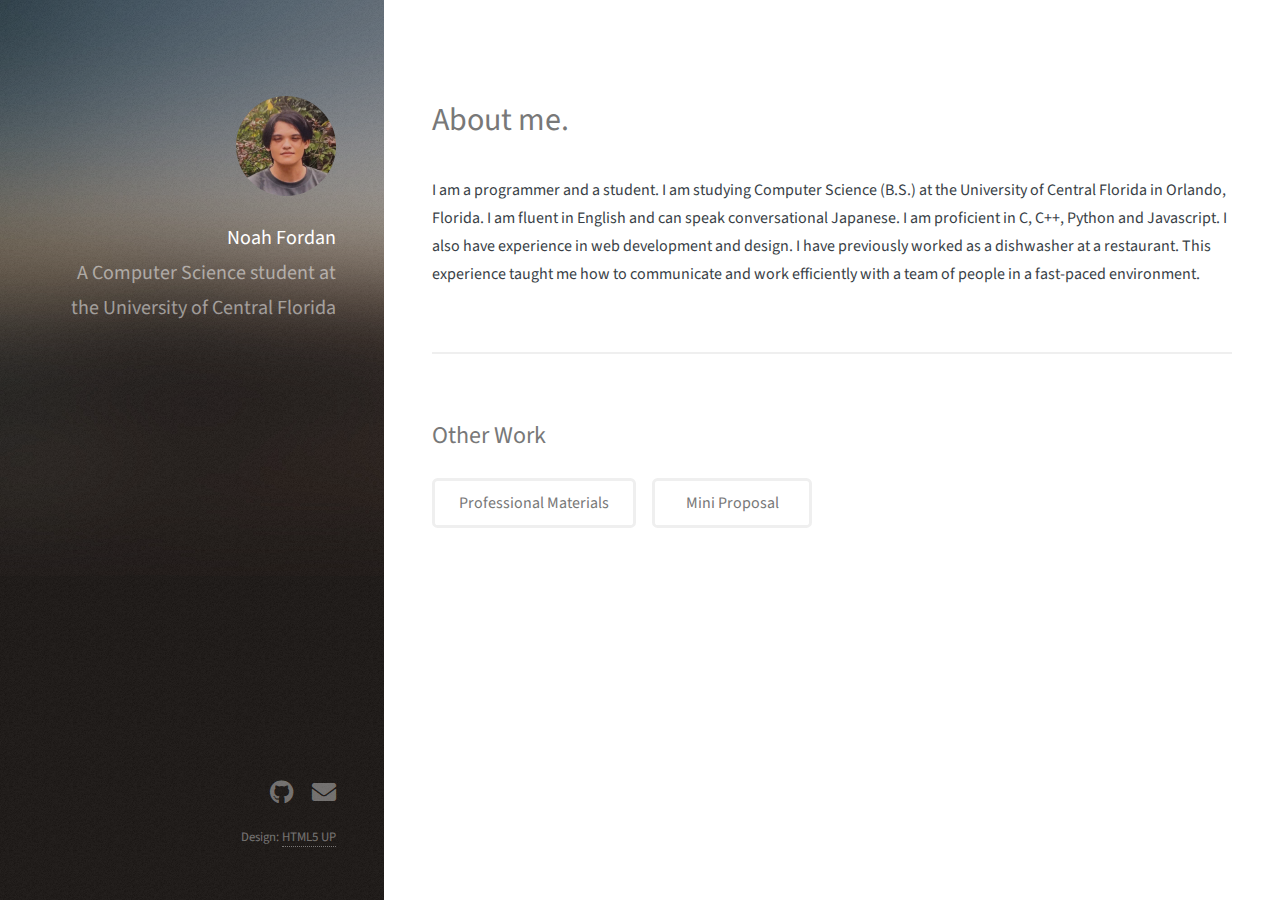
<file: index.html>
<!DOCTYPE HTML>
<!--
	Strata by HTML5 UP
	html5up.net | @ajlkn
	Free for personal and commercial use under the CCA 3.0 license (html5up.net/license)
-->
<html>
	<head>
		<title>Noah Fordan</title>
		<meta charset="utf-8" />
		<meta name="viewport" content="width=device-width, initial-scale=1, user-scalable=no" />
		<link rel="stylesheet" href="assets/css/main.css" />
	</head>
	<body class="is-preload">

		<!-- Header -->
			<header id="header">
				<div class="inner">
					<a href="index.html" class="image avatar"><img src="images/avatar.jpg" alt="" /></a>
					<h1><strong>Noah Fordan</strong><h1>
					A Computer Science student at the University of Central Florida
				</div>
			</header>

		<!-- Main -->
			<div id="main">

				<!-- One -->
					<section id="one">
						<header class="major">
							<h2>About me.</h2>
						</header>
						<p>I am a programmer and a student. I am studying Computer Science (B.S.) at the University of Central Florida in Orlando, Florida. I am fluent in English and can speak conversational Japanese. I am proficient in C, C++, Python and Javascript. I also have experience in web development and design. I have previously worked as a dishwasher at a restaurant. This experience taught me how to communicate and work efficiently with a team of people in a fast-paced environment.</p>
					</section>
					
					
						<section id="two">
						<h2>Other Work</h2>
						<ul class="actions">
							<li><a href="materials.html" class="button">Professional Materials</a></li>
							<li><a href="proposal.html" class="button">Mini Proposal</a></li>
						</ul>



			</div>

		<!-- Footer -->
			<footer id="footer">
				<div class="inner">
					<ul class="icons">
						<li><a href="https://github.com/FordanNoah" class="icon brands fa-github"><span class="label">Github</span></a></li>
						<li><a href="mailto:fordannoah@gmail.com" class="icon solid fa-envelope"><span class="label">Email</span></a></li>
					</ul>
					<ul class="copyright">
						<li>Design: <a href="http://html5up.net">HTML5 UP</a></li>
					</ul>
				</div>
			</footer>

		<!-- Scripts -->
			<script src="assets/js/jquery.min.js"></script>
			<script src="assets/js/jquery.poptrox.min.js"></script>
			<script src="assets/js/browser.min.js"></script>
			<script src="assets/js/breakpoints.min.js"></script>
			<script src="assets/js/util.js"></script>
			<script src="assets/js/main.js"></script>

	</body>
</html>
</file>
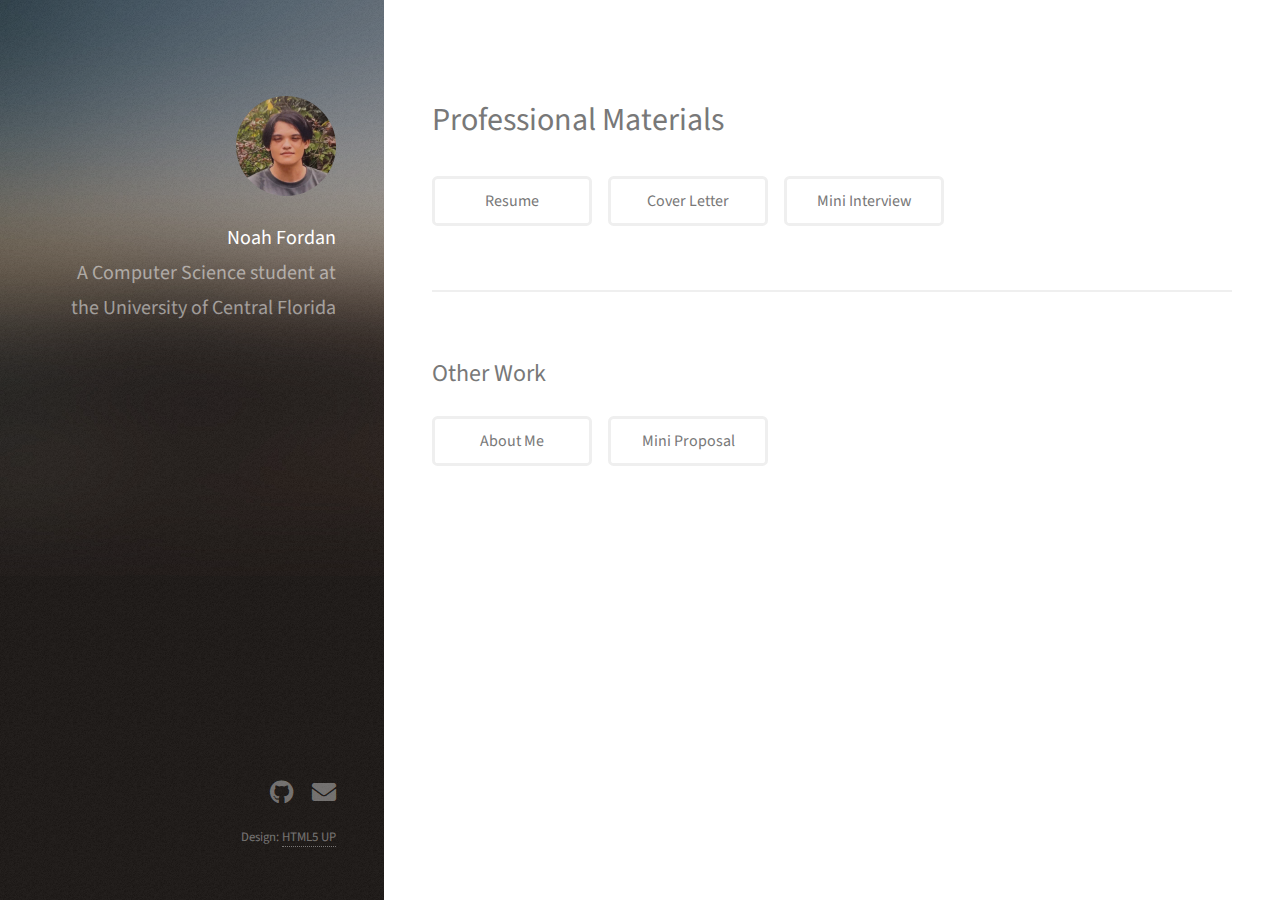
<file: materials.html>
<!DOCTYPE HTML>
<!--
	Strata by HTML5 UP
	html5up.net | @ajlkn
	Free for personal and commercial use under the CCA 3.0 license (html5up.net/license)
-->
<html>
	<head>
		<title>Noah Fordan</title>
		<meta charset="utf-8" />
		<meta name="viewport" content="width=device-width, initial-scale=1, user-scalable=no" />
		<link rel="stylesheet" href="assets/css/main.css" />
	</head>
	<body class="is-preload">

		<!-- Header -->
			<header id="header">
				<div class="inner">
					<a href="index.html" class="image avatar"><img src="images/avatar.jpg" alt="" /></a>
					<h1><strong>Noah Fordan</strong><h1>
					A Computer Science student at the University of Central Florida
				</div>
			</header>

		<!-- Main -->
			<div id="main">

				<!-- One -->
					<section id="one">
						<header class="major">
							<h2>Professional Materials</h2>
						</header>
						<ul class="actions">
							<li><a href="resume.pdf" class="button">Resume</a></li>
							<li><a href="coverletter.pdf" class="button">Cover Letter</a></li>
							<li><a href="interview.mp4" class="button">Mini Interview</a></li>
						</ul>

					</section>
					
					
						<section id="two">
						<h2>Other Work</h2>
						<ul class="actions">
							<li><a href="index.html" class="button">About Me</a></li>
							<li><a href="proposal.html" class="button">Mini Proposal</a></li>
						</ul>



			</div>

		<!-- Footer -->
			<footer id="footer">
				<div class="inner">
					<ul class="icons">
						<li><a href="https://github.com/FordanNoah" class="icon brands fa-github"><span class="label">Github</span></a></li>
						<li><a href="mailto:fordannoah@gmail.com" class="icon solid fa-envelope"><span class="label">Email</span></a></li>
					</ul>
					<ul class="copyright">
						<li>Design: <a href="http://html5up.net">HTML5 UP</a></li>
					</ul>
				</div>
			</footer>

		<!-- Scripts -->
			<script src="assets/js/jquery.min.js"></script>
			<script src="assets/js/jquery.poptrox.min.js"></script>
			<script src="assets/js/browser.min.js"></script>
			<script src="assets/js/breakpoints.min.js"></script>
			<script src="assets/js/util.js"></script>
			<script src="assets/js/main.js"></script>

	</body>
</html>
</file>
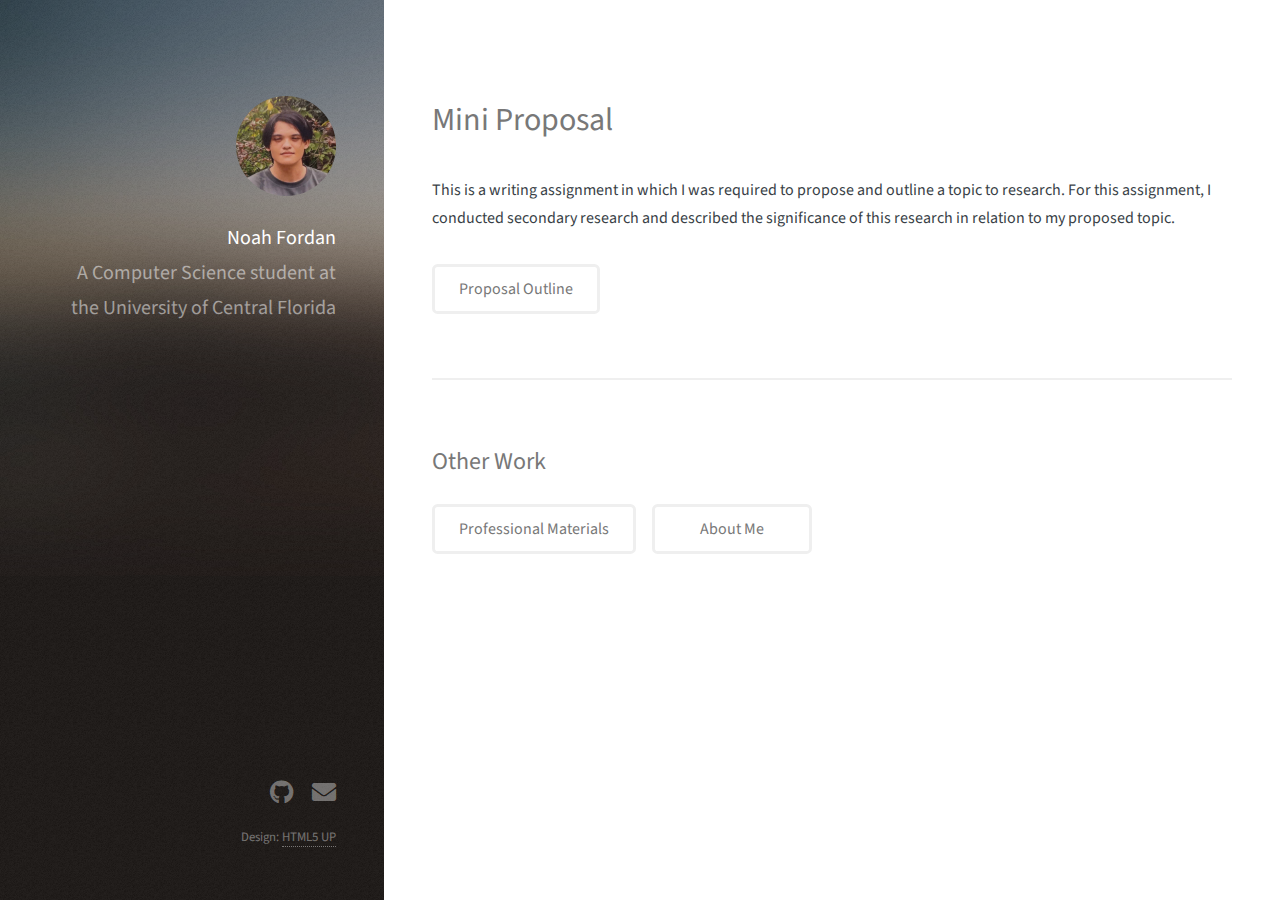
<file: proposal.html>
<!DOCTYPE HTML>
<!--
	Strata by HTML5 UP
	html5up.net | @ajlkn
	Free for personal and commercial use under the CCA 3.0 license (html5up.net/license)
-->
<html>
	<head>
		<title>Noah Fordan</title>
		<meta charset="utf-8" />
		<meta name="viewport" content="width=device-width, initial-scale=1, user-scalable=no" />
		<link rel="stylesheet" href="assets/css/main.css" />
	</head>
	<body class="is-preload">

		<!-- Header -->
			<header id="header">
				<div class="inner">
					<a href="index.html" class="image avatar"><img src="images/avatar.jpg" alt="" /></a>
					<h1><strong>Noah Fordan</strong><h1>
					A Computer Science student at the University of Central Florida
				</div>
			</header>

		<!-- Main -->
			<div id="main">

				<!-- One -->
					<section id="one">
						<header class="major">
							<h2>Mini Proposal</h2>
						</header>
						<p>This is a writing assignment in which I was required to propose and outline a topic to research. For this assignment, I conducted secondary research and described the significance of this research in relation to my proposed topic.</p>
						<ul class="actions">
							<li><a href="proposal.pdf" class="button">Proposal Outline</a></li>
						</ul>
					</section>
					
					
						<section id="two">
						<h2>Other Work</h2>
						<ul class="actions">
							<li><a href="materials.html" class="button">Professional Materials</a></li>
							<li><a href="index.html" class="button">About Me</a></li>
						</ul>



			</div>

		<!-- Footer -->
			<footer id="footer">
				<div class="inner">
					<ul class="icons">
						<li><a href="https://github.com/FordanNoah" class="icon brands fa-github"><span class="label">Github</span></a></li>
						<li><a href="mailto:fordannoah@gmail.com" class="icon solid fa-envelope"><span class="label">Email</span></a></li>
					</ul>
					<ul class="copyright">
						<li>Design: <a href="http://html5up.net">HTML5 UP</a></li>
					</ul>
				</div>
			</footer>

		<!-- Scripts -->
			<script src="assets/js/jquery.min.js"></script>
			<script src="assets/js/jquery.poptrox.min.js"></script>
			<script src="assets/js/browser.min.js"></script>
			<script src="assets/js/breakpoints.min.js"></script>
			<script src="assets/js/util.js"></script>
			<script src="assets/js/main.js"></script>

	</body>
</html>
</file>
<file: assets/css/main.css>
@import url("fontawesome-all.min.css");
@import url("https://fonts.googleapis.com/css?family=Source+Sans+Pro:400,400italic");

/*
	Strata by HTML5 UP
	html5up.net | @ajlkn
	Free for personal and commercial use under the CCA 3.0 license (html5up.net/license)
*/

html, body, div, span, applet, object,
iframe, h1, h2, h3, h4, h5, h6, p, blockquote,
pre, a, abbr, acronym, address, big, cite,
code, del, dfn, em, img, ins, kbd, q, s, samp,
small, strike, strong, sub, sup, tt, var, b,
u, i, center, dl, dt, dd, ol, ul, li, fieldset,
form, label, legend, table, caption, tbody,
tfoot, thead, tr, th, td, article, aside,
canvas, details, embed, figure, figcaption,
footer, header, hgroup, menu, nav, output, ruby,
section, summary, time, mark, audio, video {
	margin: 0;
	padding: 0;
	border: 0;
	font-size: 100%;
	font: inherit;
	vertical-align: baseline;}

article, aside, details, figcaption, figure,
footer, header, hgroup, menu, nav, section {
	display: block;}

body {
	line-height: 1;
}

ol, ul {
	list-style: none;
}

blockquote, q {
	quotes: none;
}

	blockquote:before, blockquote:after, q:before, q:after {
		content: '';
		content: none;
	}

table {
	border-collapse: collapse;
	border-spacing: 0;
}

body {
	-webkit-text-size-adjust: none;
}

mark {
	background-color: transparent;
	color: inherit;
}

input::-moz-focus-inner {
	border: 0;
	padding: 0;
}

input, select, textarea {
	-moz-appearance: none;
	-webkit-appearance: none;
	-ms-appearance: none;
	appearance: none;
}

/* Basic */

	html {
		box-sizing: border-box;
	}

	*, *:before, *:after {
		box-sizing: inherit;
	}

	body {
		background: #fff;
	}

		body.is-preload *, body.is-preload *:before, body.is-preload *:after {
			-moz-animation: none !important;
			-webkit-animation: none !important;
			-ms-animation: none !important;
			animation: none !important;
			-moz-transition: none !important;
			-webkit-transition: none !important;
			-ms-transition: none !important;
			transition: none !important;
		}

	body, input, select, textarea {
		color: #a2a2a2;
		font-family: "Source Sans Pro", Helvetica, sans-serif;
		font-size: 16pt;
		font-weight: 400;
		line-height: 1.75em;
	}

	a {
		-moz-transition: color 0.2s ease-in-out, border-color 0.2s ease-in-out;
		-webkit-transition: color 0.2s ease-in-out, border-color 0.2s ease-in-out;
		-ms-transition: color 0.2s ease-in-out, border-color 0.2s ease-in-out;
		transition: color 0.2s ease-in-out, border-color 0.2s ease-in-out;
		border-bottom: dotted 1px;
		color: #49bf9d;
		text-decoration: none;
	}

		a:hover {
			border-bottom-color: transparent;
			color: #49bf9d !important;
			text-decoration: none;
		}

	strong, b {
		color: #787878;
		font-weight: 400;
	}

	em, i {
		font-style: italic;
	}

	p {
		margin: 0 0 2em 0;
		color:#393f47;
	}

	h1, h2, h3, h4, h5, h6 {
		color: #787878;
		font-weight: 400;
		line-height: 1em;
		margin: 0 0 1em 0;
	}

		h1 a, h2 a, h3 a, h4 a, h5 a, h6 a {
			color: inherit;
			text-decoration: none;
		}

	h1 {
		font-size: 2em;
		line-height: 1.5em;
	}

	h2 {
		font-size: 1.5em;
		line-height: 1.5em;
	}

	h3 {
		font-size: 1.25em;
		line-height: 1.5em;
	}

	h4 {
		font-size: 1.1em;
		line-height: 1.5em;
	}

	h5 {
		font-size: 0.9em;
		line-height: 1.5em;
	}

	h6 {
		font-size: 0.7em;
		line-height: 1.5em;
	}

	sub {
		font-size: 0.8em;
		position: relative;
		top: 0.5em;
	}

	sup {
		font-size: 0.8em;
		position: relative;
		top: -0.5em;
	}

	hr {
		border: 0;
		border-bottom: solid 2px #efefef;
		margin: 2em 0;
	}

		hr.major {
			margin: 3em 0;
		}

	blockquote {
		border-left: solid 6px #efefef;
		font-style: italic;
		margin: 0 0 2em 0;
		padding: 0.5em 0 0.5em 1.5em;
	}

	code {
		background: #f7f7f7;
		border-radius: 0.35em;
		border: solid 2px #efefef;
		font-family: "Courier New", monospace;
		font-size: 0.9em;
		margin: 0 0.25em;
		padding: 0.25em 0.65em;
	}

	pre {
		-webkit-overflow-scrolling: touch;
		font-family: "Courier New", monospace;
		font-size: 0.9em;
		margin: 0 0 2em 0;
	}

		pre code {
			display: block;
			line-height: 1.75em;
			padding: 1em 1.5em;
			overflow-x: auto;
		}

	.align-left {
		text-align: left;
	}

	.align-center {
		text-align: center;
	}

	.align-right {
		text-align: right;
	}

/* Container */

	.container {
		margin: 0 auto;
		max-width: calc(100% - 4em);
		width: 100%;
	}

		.container.xsmall {
			width: 25%;
		}

		.container.small {
			width: 50%;
		}

		.container.medium {
			width: 75%;
		}

		.container.large {
			width: 125%;
		}

		.container.xlarge {
			width: 150%;
		}

		.container.max {
			width: 100%;
		}

		@media screen and (max-width: 980px) {

			.container {
				width: 100% !important;
				max-width: 100% !important;
			}

		}

		@media screen and (max-width: 480px) {

			.container {
				max-width: calc(100% - 3em);
			}

		}

/* Row */

	.row {
		display: flex;
		flex-wrap: wrap;
		box-sizing: border-box;
		align-items: stretch;
	}

		.row > * {
			box-sizing: border-box;
		}

		.row.gtr-uniform > * > :last-child {
			margin-bottom: 0;
		}

		.row.aln-left {
			justify-content: flex-start;
		}

		.row.aln-center {
			justify-content: center;
		}

		.row.aln-right {
			justify-content: flex-end;
		}

		.row.aln-top {
			align-items: flex-start;
		}

		.row.aln-middle {
			align-items: center;
		}

		.row.aln-bottom {
			align-items: flex-end;
		}

		.row > .imp {
			order: -1;
		}

		.row > .col-1 {
			width: 8.33333%;
		}

		.row > .off-1 {
			margin-left: 8.33333%;
		}

		.row > .col-2 {
			width: 16.66667%;
		}

		.row > .off-2 {
			margin-left: 16.66667%;
		}

		.row > .col-3 {
			width: 25%;
		}

		.row > .off-3 {
			margin-left: 25%;
		}

		.row > .col-4 {
			width: 33.33333%;
		}

		.row > .off-4 {
			margin-left: 33.33333%;
		}

		.row > .col-5 {
			width: 41.66667%;
		}

		.row > .off-5 {
			margin-left: 41.66667%;
		}

		.row > .col-6 {
			width: 50%;
		}

		.row > .off-6 {
			margin-left: 50%;
		}

		.row > .col-7 {
			width: 58.33333%;
		}

		.row > .off-7 {
			margin-left: 58.33333%;
		}

		.row > .col-8 {
			width: 66.66667%;
		}

		.row > .off-8 {
			margin-left: 66.66667%;
		}

		.row > .col-9 {
			width: 75%;
		}

		.row > .off-9 {
			margin-left: 75%;
		}

		.row > .col-10 {
			width: 83.33333%;
		}

		.row > .off-10 {
			margin-left: 83.33333%;
		}

		.row > .col-11 {
			width: 91.66667%;
		}

		.row > .off-11 {
			margin-left: 91.66667%;
		}

		.row > .col-12 {
			width: 100%;
		}

		.row > .off-12 {
			margin-left: 100%;
		}

		.row.gtr-0 {
			margin-top: 0;
			margin-left: 0em;
		}

			.row.gtr-0 > * {
				padding: 0 0 0 0em;
			}

			.row.gtr-0.gtr-uniform {
				margin-top: 0em;
			}

				.row.gtr-0.gtr-uniform > * {
					padding-top: 0em;
				}

		.row.gtr-25 {
			margin-top: 0;
			margin-left: -0.625em;
		}

			.row.gtr-25 > * {
				padding: 0 0 0 0.625em;
			}

			.row.gtr-25.gtr-uniform {
				margin-top: -0.625em;
			}

				.row.gtr-25.gtr-uniform > * {
					padding-top: 0.625em;
				}

		.row.gtr-50 {
			margin-top: 0;
			margin-left: -1.25em;
		}

			.row.gtr-50 > * {
				padding: 0 0 0 1.25em;
			}

			.row.gtr-50.gtr-uniform {
				margin-top: -1.25em;
			}

				.row.gtr-50.gtr-uniform > * {
					padding-top: 1.25em;
				}

		.row {
			margin-top: 0;
			margin-left: -2.5em;
		}

			.row > * {
				padding: 0 0 0 2.5em;
			}

			.row.gtr-uniform {
				margin-top: -2.5em;
			}

				.row.gtr-uniform > * {
					padding-top: 2.5em;
				}

		.row.gtr-150 {
			margin-top: 0;
			margin-left: -3.75em;
		}

			.row.gtr-150 > * {
				padding: 0 0 0 3.75em;
			}

			.row.gtr-150.gtr-uniform {
				margin-top: -3.75em;
			}

				.row.gtr-150.gtr-uniform > * {
					padding-top: 3.75em;
				}

		.row.gtr-200 {
			margin-top: 0;
			margin-left: -5em;
		}

			.row.gtr-200 > * {
				padding: 0 0 0 5em;
			}

			.row.gtr-200.gtr-uniform {
				margin-top: -5em;
			}

				.row.gtr-200.gtr-uniform > * {
					padding-top: 5em;
				}

		@media screen and (max-width: 1800px) {

			.row {
				display: flex;
				flex-wrap: wrap;
				box-sizing: border-box;
				align-items: stretch;
			}

				.row > * {
					box-sizing: border-box;
				}

				.row.gtr-uniform > * > :last-child {
					margin-bottom: 0;
				}

				.row.aln-left {
					justify-content: flex-start;
				}

				.row.aln-center {
					justify-content: center;
				}

				.row.aln-right {
					justify-content: flex-end;
				}

				.row.aln-top {
					align-items: flex-start;
				}

				.row.aln-middle {
					align-items: center;
				}

				.row.aln-bottom {
					align-items: flex-end;
				}

				.row > .imp-xlarge {
					order: -1;
				}

				.row > .col-1-xlarge {
					width: 8.33333%;
				}

				.row > .off-1-xlarge {
					margin-left: 8.33333%;
				}

				.row > .col-2-xlarge {
					width: 16.66667%;
				}

				.row > .off-2-xlarge {
					margin-left: 16.66667%;
				}

				.row > .col-3-xlarge {
					width: 25%;
				}

				.row > .off-3-xlarge {
					margin-left: 25%;
				}

				.row > .col-4-xlarge {
					width: 33.33333%;
				}

				.row > .off-4-xlarge {
					margin-left: 33.33333%;
				}

				.row > .col-5-xlarge {
					width: 41.66667%;
				}

				.row > .off-5-xlarge {
					margin-left: 41.66667%;
				}

				.row > .col-6-xlarge {
					width: 50%;
				}

				.row > .off-6-xlarge {
					margin-left: 50%;
				}

				.row > .col-7-xlarge {
					width: 58.33333%;
				}

				.row > .off-7-xlarge {
					margin-left: 58.33333%;
				}

				.row > .col-8-xlarge {
					width: 66.66667%;
				}

				.row > .off-8-xlarge {
					margin-left: 66.66667%;
				}

				.row > .col-9-xlarge {
					width: 75%;
				}

				.row > .off-9-xlarge {
					margin-left: 75%;
				}

				.row > .col-10-xlarge {
					width: 83.33333%;
				}

				.row > .off-10-xlarge {
					margin-left: 83.33333%;
				}

				.row > .col-11-xlarge {
					width: 91.66667%;
				}

				.row > .off-11-xlarge {
					margin-left: 91.66667%;
				}

				.row > .col-12-xlarge {
					width: 100%;
				}

				.row > .off-12-xlarge {
					margin-left: 100%;
				}

				.row.gtr-0 {
					margin-top: 0;
					margin-left: 0em;
				}

					.row.gtr-0 > * {
						padding: 0 0 0 0em;
					}

					.row.gtr-0.gtr-uniform {
						margin-top: 0em;
					}

						.row.gtr-0.gtr-uniform > * {
							padding-top: 0em;
						}

				.row.gtr-25 {
					margin-top: 0;
					margin-left: -0.625em;
				}

					.row.gtr-25 > * {
						padding: 0 0 0 0.625em;
					}

					.row.gtr-25.gtr-uniform {
						margin-top: -0.625em;
					}

						.row.gtr-25.gtr-uniform > * {
							padding-top: 0.625em;
						}

				.row.gtr-50 {
					margin-top: 0;
					margin-left: -1.25em;
				}

					.row.gtr-50 > * {
						padding: 0 0 0 1.25em;
					}

					.row.gtr-50.gtr-uniform {
						margin-top: -1.25em;
					}

						.row.gtr-50.gtr-uniform > * {
							padding-top: 1.25em;
						}

				.row {
					margin-top: 0;
					margin-left: -2.5em;
				}

					.row > * {
						padding: 0 0 0 2.5em;
					}

					.row.gtr-uniform {
						margin-top: -2.5em;
					}

						.row.gtr-uniform > * {
							padding-top: 2.5em;
						}

				.row.gtr-150 {
					margin-top: 0;
					margin-left: -3.75em;
				}

					.row.gtr-150 > * {
						padding: 0 0 0 3.75em;
					}

					.row.gtr-150.gtr-uniform {
						margin-top: -3.75em;
					}

						.row.gtr-150.gtr-uniform > * {
							padding-top: 3.75em;
						}

				.row.gtr-200 {
					margin-top: 0;
					margin-left: -5em;
				}

					.row.gtr-200 > * {
						padding: 0 0 0 5em;
					}

					.row.gtr-200.gtr-uniform {
						margin-top: -5em;
					}

						.row.gtr-200.gtr-uniform > * {
							padding-top: 5em;
						}

		}

		@media screen and (max-width: 1280px) {

			.row {
				display: flex;
				flex-wrap: wrap;
				box-sizing: border-box;
				align-items: stretch;
			}

				.row > * {
					box-sizing: border-box;
				}

				.row.gtr-uniform > * > :last-child {
					margin-bottom: 0;
				}

				.row.aln-left {
					justify-content: flex-start;
				}

				.row.aln-center {
					justify-content: center;
				}

				.row.aln-right {
					justify-content: flex-end;
				}

				.row.aln-top {
					align-items: flex-start;
				}

				.row.aln-middle {
					align-items: center;
				}

				.row.aln-bottom {
					align-items: flex-end;
				}

				.row > .imp-large {
					order: -1;
				}

				.row > .col-1-large {
					width: 8.33333%;
				}

				.row > .off-1-large {
					margin-left: 8.33333%;
				}

				.row > .col-2-large {
					width: 16.66667%;
				}

				.row > .off-2-large {
					margin-left: 16.66667%;
				}

				.row > .col-3-large {
					width: 25%;
				}

				.row > .off-3-large {
					margin-left: 25%;
				}

				.row > .col-4-large {
					width: 33.33333%;
				}

				.row > .off-4-large {
					margin-left: 33.33333%;
				}

				.row > .col-5-large {
					width: 41.66667%;
				}

				.row > .off-5-large {
					margin-left: 41.66667%;
				}

				.row > .col-6-large {
					width: 50%;
				}

				.row > .off-6-large {
					margin-left: 50%;
				}

				.row > .col-7-large {
					width: 58.33333%;
				}

				.row > .off-7-large {
					margin-left: 58.33333%;
				}

				.row > .col-8-large {
					width: 66.66667%;
				}

				.row > .off-8-large {
					margin-left: 66.66667%;
				}

				.row > .col-9-large {
					width: 75%;
				}

				.row > .off-9-large {
					margin-left: 75%;
				}

				.row > .col-10-large {
					width: 83.33333%;
				}

				.row > .off-10-large {
					margin-left: 83.33333%;
				}

				.row > .col-11-large {
					width: 91.66667%;
				}

				.row > .off-11-large {
					margin-left: 91.66667%;
				}

				.row > .col-12-large {
					width: 100%;
				}

				.row > .off-12-large {
					margin-left: 100%;
				}

				.row.gtr-0 {
					margin-top: 0;
					margin-left: 0em;
				}

					.row.gtr-0 > * {
						padding: 0 0 0 0em;
					}

					.row.gtr-0.gtr-uniform {
						margin-top: 0em;
					}

						.row.gtr-0.gtr-uniform > * {
							padding-top: 0em;
						}

				.row.gtr-25 {
					margin-top: 0;
					margin-left: -0.5em;
				}

					.row.gtr-25 > * {
						padding: 0 0 0 0.5em;
					}

					.row.gtr-25.gtr-uniform {
						margin-top: -0.5em;
					}

						.row.gtr-25.gtr-uniform > * {
							padding-top: 0.5em;
						}

				.row.gtr-50 {
					margin-top: 0;
					margin-left: -1em;
				}

					.row.gtr-50 > * {
						padding: 0 0 0 1em;
					}

					.row.gtr-50.gtr-uniform {
						margin-top: -1em;
					}

						.row.gtr-50.gtr-uniform > * {
							padding-top: 1em;
						}

				.row {
					margin-top: 0;
					margin-left: -2em;
				}

					.row > * {
						padding: 0 0 0 2em;
					}

					.row.gtr-uniform {
						margin-top: -2em;
					}

						.row.gtr-uniform > * {
							padding-top: 2em;
						}

				.row.gtr-150 {
					margin-top: 0;
					margin-left: -3em;
				}

					.row.gtr-150 > * {
						padding: 0 0 0 3em;
					}

					.row.gtr-150.gtr-uniform {
						margin-top: -3em;
					}

						.row.gtr-150.gtr-uniform > * {
							padding-top: 3em;
						}

				.row.gtr-200 {
					margin-top: 0;
					margin-left: -4em;
				}

					.row.gtr-200 > * {
						padding: 0 0 0 4em;
					}

					.row.gtr-200.gtr-uniform {
						margin-top: -4em;
					}

						.row.gtr-200.gtr-uniform > * {
							padding-top: 4em;
						}

		}

		@media screen and (max-width: 980px) {

			.row {
				display: flex;
				flex-wrap: wrap;
				box-sizing: border-box;
				align-items: stretch;
			}

				.row > * {
					box-sizing: border-box;
				}

				.row.gtr-uniform > * > :last-child {
					margin-bottom: 0;
				}

				.row.aln-left {
					justify-content: flex-start;
				}

				.row.aln-center {
					justify-content: center;
				}

				.row.aln-right {
					justify-content: flex-end;
				}

				.row.aln-top {
					align-items: flex-start;
				}

				.row.aln-middle {
					align-items: center;
				}

				.row.aln-bottom {
					align-items: flex-end;
				}

				.row > .imp-medium {
					order: -1;
				}

				.row > .col-1-medium {
					width: 8.33333%;
				}

				.row > .off-1-medium {
					margin-left: 8.33333%;
				}

				.row > .col-2-medium {
					width: 16.66667%;
				}

				.row > .off-2-medium {
					margin-left: 16.66667%;
				}

				.row > .col-3-medium {
					width: 25%;
				}

				.row > .off-3-medium {
					margin-left: 25%;
				}

				.row > .col-4-medium {
					width: 33.33333%;
				}

				.row > .off-4-medium {
					margin-left: 33.33333%;
				}

				.row > .col-5-medium {
					width: 41.66667%;
				}

				.row > .off-5-medium {
					margin-left: 41.66667%;
				}

				.row > .col-6-medium {
					width: 50%;
				}

				.row > .off-6-medium {
					margin-left: 50%;
				}

				.row > .col-7-medium {
					width: 58.33333%;
				}

				.row > .off-7-medium {
					margin-left: 58.33333%;
				}

				.row > .col-8-medium {
					width: 66.66667%;
				}

				.row > .off-8-medium {
					margin-left: 66.66667%;
				}

				.row > .col-9-medium {
					width: 75%;
				}

				.row > .off-9-medium {
					margin-left: 75%;
				}

				.row > .col-10-medium {
					width: 83.33333%;
				}

				.row > .off-10-medium {
					margin-left: 83.33333%;
				}

				.row > .col-11-medium {
					width: 91.66667%;
				}

				.row > .off-11-medium {
					margin-left: 91.66667%;
				}

				.row > .col-12-medium {
					width: 100%;
				}

				.row > .off-12-medium {
					margin-left: 100%;
				}

				.row.gtr-0 {
					margin-top: 0;
					margin-left: 0em;
				}

					.row.gtr-0 > * {
						padding: 0 0 0 0em;
					}

					.row.gtr-0.gtr-uniform {
						margin-top: 0em;
					}

						.row.gtr-0.gtr-uniform > * {
							padding-top: 0em;
						}

				.row.gtr-25 {
					margin-top: 0;
					margin-left: -0.5em;
				}

					.row.gtr-25 > * {
						padding: 0 0 0 0.5em;
					}

					.row.gtr-25.gtr-uniform {
						margin-top: -0.5em;
					}

						.row.gtr-25.gtr-uniform > * {
							padding-top: 0.5em;
						}

				.row.gtr-50 {
					margin-top: 0;
					margin-left: -1em;
				}

					.row.gtr-50 > * {
						padding: 0 0 0 1em;
					}

					.row.gtr-50.gtr-uniform {
						margin-top: -1em;
					}

						.row.gtr-50.gtr-uniform > * {
							padding-top: 1em;
						}

				.row {
					margin-top: 0;
					margin-left: -2em;
				}

					.row > * {
						padding: 0 0 0 2em;
					}

					.row.gtr-uniform {
						margin-top: -2em;
					}

						.row.gtr-uniform > * {
							padding-top: 2em;
						}

				.row.gtr-150 {
					margin-top: 0;
					margin-left: -3em;
				}

					.row.gtr-150 > * {
						padding: 0 0 0 3em;
					}

					.row.gtr-150.gtr-uniform {
						margin-top: -3em;
					}

						.row.gtr-150.gtr-uniform > * {
							padding-top: 3em;
						}

				.row.gtr-200 {
					margin-top: 0;
					margin-left: -4em;
				}

					.row.gtr-200 > * {
						padding: 0 0 0 4em;
					}

					.row.gtr-200.gtr-uniform {
						margin-top: -4em;
					}

						.row.gtr-200.gtr-uniform > * {
							padding-top: 4em;
						}

		}

		@media screen and (max-width: 736px) {

			.row {
				display: flex;
				flex-wrap: wrap;
				box-sizing: border-box;
				align-items: stretch;
			}

				.row > * {
					box-sizing: border-box;
				}

				.row.gtr-uniform > * > :last-child {
					margin-bottom: 0;
				}

				.row.aln-left {
					justify-content: flex-start;
				}

				.row.aln-center {
					justify-content: center;
				}

				.row.aln-right {
					justify-content: flex-end;
				}

				.row.aln-top {
					align-items: flex-start;
				}

				.row.aln-middle {
					align-items: center;
				}

				.row.aln-bottom {
					align-items: flex-end;
				}

				.row > .imp-small {
					order: -1;
				}

				.row > .col-1-small {
					width: 8.33333%;
				}

				.row > .off-1-small {
					margin-left: 8.33333%;
				}

				.row > .col-2-small {
					width: 16.66667%;
				}

				.row > .off-2-small {
					margin-left: 16.66667%;
				}

				.row > .col-3-small {
					width: 25%;
				}

				.row > .off-3-small {
					margin-left: 25%;
				}

				.row > .col-4-small {
					width: 33.33333%;
				}

				.row > .off-4-small {
					margin-left: 33.33333%;
				}

				.row > .col-5-small {
					width: 41.66667%;
				}

				.row > .off-5-small {
					margin-left: 41.66667%;
				}

				.row > .col-6-small {
					width: 50%;
				}

				.row > .off-6-small {
					margin-left: 50%;
				}

				.row > .col-7-small {
					width: 58.33333%;
				}

				.row > .off-7-small {
					margin-left: 58.33333%;
				}

				.row > .col-8-small {
					width: 66.66667%;
				}

				.row > .off-8-small {
					margin-left: 66.66667%;
				}

				.row > .col-9-small {
					width: 75%;
				}

				.row > .off-9-small {
					margin-left: 75%;
				}

				.row > .col-10-small {
					width: 83.33333%;
				}

				.row > .off-10-small {
					margin-left: 83.33333%;
				}

				.row > .col-11-small {
					width: 91.66667%;
				}

				.row > .off-11-small {
					margin-left: 91.66667%;
				}

				.row > .col-12-small {
					width: 100%;
				}

				.row > .off-12-small {
					margin-left: 100%;
				}

				.row.gtr-0 {
					margin-top: 0;
					margin-left: 0em;
				}

					.row.gtr-0 > * {
						padding: 0 0 0 0em;
					}

					.row.gtr-0.gtr-uniform {
						margin-top: 0em;
					}

						.row.gtr-0.gtr-uniform > * {
							padding-top: 0em;
						}

				.row.gtr-25 {
					margin-top: 0;
					margin-left: -0.375em;
				}

					.row.gtr-25 > * {
						padding: 0 0 0 0.375em;
					}

					.row.gtr-25.gtr-uniform {
						margin-top: -0.375em;
					}

						.row.gtr-25.gtr-uniform > * {
							padding-top: 0.375em;
						}

				.row.gtr-50 {
					margin-top: 0;
					margin-left: -0.75em;
				}

					.row.gtr-50 > * {
						padding: 0 0 0 0.75em;
					}

					.row.gtr-50.gtr-uniform {
						margin-top: -0.75em;
					}

						.row.gtr-50.gtr-uniform > * {
							padding-top: 0.75em;
						}

				.row {
					margin-top: 0;
					margin-left: -1.5em;
				}

					.row > * {
						padding: 0 0 0 1.5em;
					}

					.row.gtr-uniform {
						margin-top: -1.5em;
					}

						.row.gtr-uniform > * {
							padding-top: 1.5em;
						}

				.row.gtr-150 {
					margin-top: 0;
					margin-left: -2.25em;
				}

					.row.gtr-150 > * {
						padding: 0 0 0 2.25em;
					}

					.row.gtr-150.gtr-uniform {
						margin-top: -2.25em;
					}

						.row.gtr-150.gtr-uniform > * {
							padding-top: 2.25em;
						}

				.row.gtr-200 {
					margin-top: 0;
					margin-left: -3em;
				}

					.row.gtr-200 > * {
						padding: 0 0 0 3em;
					}

					.row.gtr-200.gtr-uniform {
						margin-top: -3em;
					}

						.row.gtr-200.gtr-uniform > * {
							padding-top: 3em;
						}

		}

		@media screen and (max-width: 480px) {

			.row {
				display: flex;
				flex-wrap: wrap;
				box-sizing: border-box;
				align-items: stretch;
			}

				.row > * {
					box-sizing: border-box;
				}

				.row.gtr-uniform > * > :last-child {
					margin-bottom: 0;
				}

				.row.aln-left {
					justify-content: flex-start;
				}

				.row.aln-center {
					justify-content: center;
				}

				.row.aln-right {
					justify-content: flex-end;
				}

				.row.aln-top {
					align-items: flex-start;
				}

				.row.aln-middle {
					align-items: center;
				}

				.row.aln-bottom {
					align-items: flex-end;
				}

				.row > .imp-xsmall {
					order: -1;
				}

				.row > .col-1-xsmall {
					width: 8.33333%;
				}

				.row > .off-1-xsmall {
					margin-left: 8.33333%;
				}

				.row > .col-2-xsmall {
					width: 16.66667%;
				}

				.row > .off-2-xsmall {
					margin-left: 16.66667%;
				}

				.row > .col-3-xsmall {
					width: 25%;
				}

				.row > .off-3-xsmall {
					margin-left: 25%;
				}

				.row > .col-4-xsmall {
					width: 33.33333%;
				}

				.row > .off-4-xsmall {
					margin-left: 33.33333%;
				}

				.row > .col-5-xsmall {
					width: 41.66667%;
				}

				.row > .off-5-xsmall {
					margin-left: 41.66667%;
				}

				.row > .col-6-xsmall {
					width: 50%;
				}

				.row > .off-6-xsmall {
					margin-left: 50%;
				}

				.row > .col-7-xsmall {
					width: 58.33333%;
				}

				.row > .off-7-xsmall {
					margin-left: 58.33333%;
				}

				.row > .col-8-xsmall {
					width: 66.66667%;
				}

				.row > .off-8-xsmall {
					margin-left: 66.66667%;
				}

				.row > .col-9-xsmall {
					width: 75%;
				}

				.row > .off-9-xsmall {
					margin-left: 75%;
				}

				.row > .col-10-xsmall {
					width: 83.33333%;
				}

				.row > .off-10-xsmall {
					margin-left: 83.33333%;
				}

				.row > .col-11-xsmall {
					width: 91.66667%;
				}

				.row > .off-11-xsmall {
					margin-left: 91.66667%;
				}

				.row > .col-12-xsmall {
					width: 100%;
				}

				.row > .off-12-xsmall {
					margin-left: 100%;
				}

				.row.gtr-0 {
					margin-top: 0;
					margin-left: 0em;
				}

					.row.gtr-0 > * {
						padding: 0 0 0 0em;
					}

					.row.gtr-0.gtr-uniform {
						margin-top: 0em;
					}

						.row.gtr-0.gtr-uniform > * {
							padding-top: 0em;
						}

				.row.gtr-25 {
					margin-top: 0;
					margin-left: -0.375em;
				}

					.row.gtr-25 > * {
						padding: 0 0 0 0.375em;
					}

					.row.gtr-25.gtr-uniform {
						margin-top: -0.375em;
					}

						.row.gtr-25.gtr-uniform > * {
							padding-top: 0.375em;
						}

				.row.gtr-50 {
					margin-top: 0;
					margin-left: -0.75em;
				}

					.row.gtr-50 > * {
						padding: 0 0 0 0.75em;
					}

					.row.gtr-50.gtr-uniform {
						margin-top: -0.75em;
					}

						.row.gtr-50.gtr-uniform > * {
							padding-top: 0.75em;
						}

				.row {
					margin-top: 0;
					margin-left: -1.5em;
				}

					.row > * {
						padding: 0 0 0 1.5em;
					}

					.row.gtr-uniform {
						margin-top: -1.5em;
					}

						.row.gtr-uniform > * {
							padding-top: 1.5em;
						}

				.row.gtr-150 {
					margin-top: 0;
					margin-left: -2.25em;
				}

					.row.gtr-150 > * {
						padding: 0 0 0 2.25em;
					}

					.row.gtr-150.gtr-uniform {
						margin-top: -2.25em;
					}

						.row.gtr-150.gtr-uniform > * {
							padding-top: 2.25em;
						}

				.row.gtr-200 {
					margin-top: 0;
					margin-left: -3em;
				}

					.row.gtr-200 > * {
						padding: 0 0 0 3em;
					}

					.row.gtr-200.gtr-uniform {
						margin-top: -3em;
					}

						.row.gtr-200.gtr-uniform > * {
							padding-top: 3em;
						}

		}

/* Section/Article */

	section.special, article.special {
		text-align: center;
	}

	header p {
		color: #b2b2b2;
		position: relative;
		margin: 0 0 1.5em 0;
	}

	header h2 + p {
		font-size: 1.25em;
		margin-top: -1em;
		line-height: 1.5em;
	}

	header h3 + p {
		font-size: 1.1em;
		margin-top: -0.8em;
		line-height: 1.5em;
	}

	header h4 + p,
	header h5 + p,
	header h6 + p {
		font-size: 0.9em;
		margin-top: -0.6em;
		line-height: 1.5em;
	}

	header.major h2 {
		font-size: 2em;
	}

/* Form */

	form {
		margin: 0 0 2em 0;
	}

	label {
		color: #787878;
		display: block;
		font-size: 0.9em;
		font-weight: 400;
		margin: 0 0 1em 0;
	}

	input[type="text"],
	input[type="password"],
	input[type="email"],
	select,
	textarea {
		-moz-appearance: none;
		-webkit-appearance: none;
		-ms-appearance: none;
		appearance: none;
		background: #f7f7f7;
		border-radius: 0.35em;
		border: solid 2px transparent;
		color: inherit;
		display: block;
		outline: 0;
		padding: 0 0.75em;
		text-decoration: none;
		width: 100%;
	}

		input[type="text"]:invalid,
		input[type="password"]:invalid,
		input[type="email"]:invalid,
		select:invalid,
		textarea:invalid {
			box-shadow: none;
		}

		input[type="text"]:focus,
		input[type="password"]:focus,
		input[type="email"]:focus,
		select:focus,
		textarea:focus {
			border-color: #49bf9d;
		}

	select {
		background-image: url("data:image/svg+xml;charset=utf8,%3Csvg xmlns='http://www.w3.org/2000/svg' width='40' height='40' preserveAspectRatio='none' viewBox='0 0 40 40'%3E%3Cpath d='M9.4,12.3l10.4,10.4l10.4-10.4c0.2-0.2,0.5-0.4,0.9-0.4c0.3,0,0.6,0.1,0.9,0.4l3.3,3.3c0.2,0.2,0.4,0.5,0.4,0.9 c0,0.4-0.1,0.6-0.4,0.9L20.7,31.9c-0.2,0.2-0.5,0.4-0.9,0.4c-0.3,0-0.6-0.1-0.9-0.4L4.3,17.3c-0.2-0.2-0.4-0.5-0.4-0.9 c0-0.4,0.1-0.6,0.4-0.9l3.3-3.3c0.2-0.2,0.5-0.4,0.9-0.4S9.1,12.1,9.4,12.3z' fill='%23dfdfdf' /%3E%3C/svg%3E");
		background-size: 1.25rem;
		background-repeat: no-repeat;
		background-position: calc(100% - 1rem) center;
		height: 2.75em;
		padding-right: 2.75em;
		text-overflow: ellipsis;
	}

		select option {
			color: #787878;
			background: #fff;
		}

		select:focus::-ms-value {
			background-color: transparent;
		}

		select::-ms-expand {
			display: none;
		}

	input[type="text"],
	input[type="password"],
	input[type="email"],
	select {
		height: 2.75em;
	}

	textarea {
		padding: 0.75em;
	}

	input[type="checkbox"],
	input[type="radio"] {
		-moz-appearance: none;
		-webkit-appearance: none;
		-ms-appearance: none;
		appearance: none;
		display: block;
		float: left;
		margin-right: -2em;
		opacity: 0;
		width: 1em;
		z-index: -1;
	}

		input[type="checkbox"] + label,
		input[type="radio"] + label {
			text-decoration: none;
			color: #a2a2a2;
			cursor: pointer;
			display: inline-block;
			font-size: 1em;
			font-weight: 400;
			padding-left: 2.4em;
			padding-right: 0.75em;
			position: relative;
		}

			input[type="checkbox"] + label:before,
			input[type="radio"] + label:before {
				-moz-osx-font-smoothing: grayscale;
				-webkit-font-smoothing: antialiased;
				display: inline-block;
				font-style: normal;
				font-variant: normal;
				text-rendering: auto;
				line-height: 1;
				text-transform: none !important;
				font-family: 'Font Awesome 5 Free';
				font-weight: 900;
			}

			input[type="checkbox"] + label:before,
			input[type="radio"] + label:before {
				background: #f7f7f7;
				border-radius: 0.35em;
				border: solid 2px transparent;
				content: '';
				display: inline-block;
				font-size: 0.8em;
				height: 2.0625em;
				left: 0;
				line-height: 1.85625em;
				position: absolute;
				text-align: center;
				top: 0;
				width: 2.0625em;
			}

		input[type="checkbox"]:checked + label:before,
		input[type="radio"]:checked + label:before {
			background: #787878;
			border-color: #787878;
			color: #fff;
			content: '\f00c';
		}

		input[type="checkbox"]:focus + label:before,
		input[type="radio"]:focus + label:before {
			border-color: #49bf9d;
		}

	input[type="checkbox"] + label:before {
		border-radius: 0.35em;
	}

	input[type="radio"] + label:before {
		border-radius: 100%;
	}

	::-webkit-input-placeholder {
		color: #b2b2b2 !important;
		opacity: 1.0;
	}

	:-moz-placeholder {
		color: #b2b2b2 !important;
		opacity: 1.0;
	}

	::-moz-placeholder {
		color: #b2b2b2 !important;
		opacity: 1.0;
	}

	:-ms-input-placeholder {
		color: #b2b2b2 !important;
		opacity: 1.0;
	}

/* Box */

	.box {
		border-radius: 0.35em;
		border: solid 2px #efefef;
		margin-bottom: 2em;
		padding: 1.5em;
	}

		.box > :last-child,
		.box > :last-child > :last-child,
		.box > :last-child > :last-child > :last-child {
			margin-bottom: 0;
		}

		.box.alt {
			border: 0;
			border-radius: 0;
			padding: 0;
		}

/* Icon */

	.icon {
		text-decoration: none;
		border-bottom: none;
		position: relative;
	}

		.icon:before {
			-moz-osx-font-smoothing: grayscale;
			-webkit-font-smoothing: antialiased;
			display: inline-block;
			font-style: normal;
			font-variant: normal;
			text-rendering: auto;
			line-height: 1;
			text-transform: none !important;
			font-family: 'Font Awesome 5 Free';
			font-weight: 400;
		}

		.icon > .label {
			display: none;
		}

		.icon:before {
			line-height: inherit;
		}

		.icon.solid:before {
			font-weight: 900;
		}

		.icon.brands:before {
			font-family: 'Font Awesome 5 Brands';
		}

/* Image */

	.image {
		border-radius: 0.35em;
		border: 0;
		display: inline-block;
		position: relative;
	}

		.image:before {
			-moz-transition: opacity 0.2s ease-in-out;
			-webkit-transition: opacity 0.2s ease-in-out;
			-ms-transition: opacity 0.2s ease-in-out;
			transition: opacity 0.2s ease-in-out;
			background: url("images/overlay.png");
			border-radius: 0.35em;
			content: '';
			display: block;
			height: 100%;
			left: 0;
			opacity: 0.5;
			position: absolute;
			top: 0;
			width: 100%;
		}

		.image.thumb {
			text-align: center;
		}

			.image.thumb:after {
				-moz-transition: opacity 0.2s ease-in-out;
				-webkit-transition: opacity 0.2s ease-in-out;
				-ms-transition: opacity 0.2s ease-in-out;
				transition: opacity 0.2s ease-in-out;
				border-radius: 0.35em;
				border: solid 3px rgba(255, 255, 255, 0.5);
				color: #fff;
				content: 'View';
				display: inline-block;
				font-size: 0.8em;
				font-weight: 400;
				left: 50%;
				line-height: 2.25em;
				margin: -1.25em 0 0 -3em;
				opacity: 0;
				padding: 0 1.5em;
				position: absolute;
				text-align: center;
				text-decoration: none;
				top: 50%;
				white-space: nowrap;
			}

			.image.thumb:hover:after {
				opacity: 1.0;
			}

			.image.thumb:hover:before {
				background: url("images/overlay.png"), url("images/overlay.png");
				opacity: 1.0;
			}

		.image img {
			border-radius: 0.35em;
			display: block;
		}

		.image.left {
			float: left;
			margin: 0 1.5em 1em 0;
			top: 0.25em;
		}

		.image.right {
			float: right;
			margin: 0 0 1em 1.5em;
			top: 0.25em;
		}

		.image.left, .image.right {
			max-width: 40%;
		}

			.image.left img, .image.right img {
				width: 100%;
			}

		.image.fit {
			display: block;
			margin: 0 0 2em 0;
			width: 100%;
		}

			.image.fit img {
				width: 100%;
			}

		.image.avatar {
			border-radius: 100%;
		}

			.image.avatar:before {
				display: none;
			}

			.image.avatar img {
				border-radius: 100%;
				width: 100%;
			}

/* List */

	ol {
		list-style: decimal;
		margin: 0 0 2em 0;
		padding-left: 1.25em;
	}

		ol li {
			padding-left: 0.25em;
		}

	ul {
		list-style: disc;
		margin: 0 0 2em 0;
		padding-left: 1em;
	}

		ul li {
			padding-left: 0.5em;
		}

		ul.alt {
			list-style: none;
			padding-left: 0;
		}

			ul.alt li {
				border-top: solid 2px #efefef;
				padding: 0.5em 0;
			}

				ul.alt li:first-child {
					border-top: 0;
					padding-top: 0;
				}

	dl {
		margin: 0 0 2em 0;
	}

/* Icons */

	ul.icons {
		cursor: default;
		list-style: none;
		padding-left: 0;
	}

		ul.icons li {
			display: inline-block;
			padding: 0 1em 0 0;
		}

			ul.icons li:last-child {
				padding-right: 0;
			}

			ul.icons li .icon:before {
				font-size: 1.5em;
			}

/* Labeled Icons */

	ul.labeled-icons {
		list-style: none;
		padding: 0;
	}

		ul.labeled-icons li {
			line-height: 1.75em;
			margin: 1.5em 0 0 0;
			padding-left: 2.25em;
			position: relative;
		}

			ul.labeled-icons li:first-child {
				margin-top: 0;
			}

			ul.labeled-icons li a {
				color: inherit;
			}

			ul.labeled-icons li h3 {
				color: #b2b2b2;
				left: 0;
				position: absolute;
				text-align: center;
				top: 0;
				width: 1em;
			}

/* Actions */

	ul.actions {
		display: -moz-flex;
		display: -webkit-flex;
		display: -ms-flex;
		display: flex;
		cursor: default;
		list-style: none;
		margin-left: -1em;
		padding-left: 0;
	}

		ul.actions li {
			padding: 0 0 0 1em;
			vertical-align: middle;
		}

		ul.actions.special {
			-moz-justify-content: center;
			-webkit-justify-content: center;
			-ms-justify-content: center;
			justify-content: center;
			width: 100%;
			margin-left: 0;
		}

			ul.actions.special li:first-child {
				padding-left: 0;
			}

		ul.actions.stacked {
			-moz-flex-direction: column;
			-webkit-flex-direction: column;
			-ms-flex-direction: column;
			flex-direction: column;
			margin-left: 0;
		}

			ul.actions.stacked li {
				padding: 1.3em 0 0 0;
			}

				ul.actions.stacked li:first-child {
					padding-top: 0;
				}

		ul.actions.fit {
			width: calc(100% + 1em);
		}

			ul.actions.fit li {
				-moz-flex-grow: 1;
				-webkit-flex-grow: 1;
				-ms-flex-grow: 1;
				flex-grow: 1;
				-moz-flex-shrink: 1;
				-webkit-flex-shrink: 1;
				-ms-flex-shrink: 1;
				flex-shrink: 1;
				width: 100%;
			}

				ul.actions.fit li > * {
					width: 100%;
				}

			ul.actions.fit.stacked {
				width: 100%;
			}

		@media screen and (max-width: 480px) {

			ul.actions:not(.fixed) {
				-moz-flex-direction: column;
				-webkit-flex-direction: column;
				-ms-flex-direction: column;
				flex-direction: column;
				margin-left: 0;
				width: 100% !important;
			}

				ul.actions:not(.fixed) li {
					-moz-flex-grow: 1;
					-webkit-flex-grow: 1;
					-ms-flex-grow: 1;
					flex-grow: 1;
					-moz-flex-shrink: 1;
					-webkit-flex-shrink: 1;
					-ms-flex-shrink: 1;
					flex-shrink: 1;
					padding: 1em 0 0 0;
					text-align: center;
					width: 100%;
				}

					ul.actions:not(.fixed) li > * {
						width: 100%;
					}

					ul.actions:not(.fixed) li:first-child {
						padding-top: 0;
					}

					ul.actions:not(.fixed) li input[type="submit"],
					ul.actions:not(.fixed) li input[type="reset"],
					ul.actions:not(.fixed) li input[type="button"],
					ul.actions:not(.fixed) li button,
					ul.actions:not(.fixed) li .button {
						width: 100%;
					}

						ul.actions:not(.fixed) li input[type="submit"].icon:before,
						ul.actions:not(.fixed) li input[type="reset"].icon:before,
						ul.actions:not(.fixed) li input[type="button"].icon:before,
						ul.actions:not(.fixed) li button.icon:before,
						ul.actions:not(.fixed) li .button.icon:before {
							margin-left: -0.5em;
						}

		}

/* Table */

	.table-wrapper {
		-webkit-overflow-scrolling: touch;
		overflow-x: auto;
	}

	table {
		margin: 0 0 2em 0;
		width: 100%;
	}

		table tbody tr {
			border: solid 1px #efefef;
			border-left: 0;
			border-right: 0;
		}

			table tbody tr:nth-child(2n + 1) {
				background-color: #f7f7f7;
			}

		table td {
			padding: 0.75em 0.75em;
		}

		table th {
			color: #787878;
			font-size: 0.9em;
			font-weight: 400;
			padding: 0 0.75em 0.75em 0.75em;
			text-align: left;
		}

		table thead {
			border-bottom: solid 2px #efefef;
		}

		table tfoot {
			border-top: solid 2px #efefef;
		}

		table.alt {
			border-collapse: separate;
		}

			table.alt tbody tr td {
				border: solid 2px #efefef;
				border-left-width: 0;
				border-top-width: 0;
			}

				table.alt tbody tr td:first-child {
					border-left-width: 2px;
				}

			table.alt tbody tr:first-child td {
				border-top-width: 2px;
			}

			table.alt thead {
				border-bottom: 0;
			}

			table.alt tfoot {
				border-top: 0;
			}

/* Button */

	input[type="submit"],
	input[type="reset"],
	input[type="button"],
	.button {
		-moz-appearance: none;
		-webkit-appearance: none;
		-ms-appearance: none;
		appearance: none;
		-moz-transition: background-color 0.2s ease-in-out, color 0.2s ease-in-out, border-color 0.2s ease-in-out;
		-webkit-transition: background-color 0.2s ease-in-out, color 0.2s ease-in-out, border-color 0.2s ease-in-out;
		-ms-transition: background-color 0.2s ease-in-out, color 0.2s ease-in-out, border-color 0.2s ease-in-out;
		transition: background-color 0.2s ease-in-out, color 0.2s ease-in-out, border-color 0.2s ease-in-out;
		background-color: transparent;
		border-radius: 0.35em;
		border: solid 3px #efefef;
		color: #787878 !important;
		cursor: pointer;
		display: inline-block;
		font-weight: 400;
		height: 3.15em;
		height: calc(2.75em + 6px);
		line-height: 2.75em;
		min-width: 10em;
		padding: 0 1.5em;
		text-align: center;
		text-decoration: none;
		white-space: nowrap;
	}

		input[type="submit"]:hover,
		input[type="reset"]:hover,
		input[type="button"]:hover,
		.button:hover {
			border-color: #49bf9d;
			color: #49bf9d !important;
		}

		input[type="submit"]:active,
		input[type="reset"]:active,
		input[type="button"]:active,
		.button:active {
			background-color: rgba(73, 191, 157, 0.1);
			border-color: #49bf9d;
			color: #49bf9d !important;
		}

		input[type="submit"].icon,
		input[type="reset"].icon,
		input[type="button"].icon,
		.button.icon {
			padding-left: 1.35em;
		}

			input[type="submit"].icon:before,
			input[type="reset"].icon:before,
			input[type="button"].icon:before,
			.button.icon:before {
				margin-right: 0.5em;
			}

		input[type="submit"].fit,
		input[type="reset"].fit,
		input[type="button"].fit,
		.button.fit {
			min-width: 0;
			width: 100%;
		}

		input[type="submit"].small,
		input[type="reset"].small,
		input[type="button"].small,
		.button.small {
			font-size: 0.8em;
		}

		input[type="submit"].large,
		input[type="reset"].large,
		input[type="button"].large,
		.button.large {
			font-size: 1.35em;
		}

		input[type="submit"].primary,
		input[type="reset"].primary,
		input[type="button"].primary,
		.button.primary {
			background-color: #49bf9d;
			border-color: #49bf9d;
			color: #ffffff !important;
		}

			input[type="submit"].primary:hover,
			input[type="reset"].primary:hover,
			input[type="button"].primary:hover,
			.button.primary:hover {
				background-color: #5cc6a7;
				border-color: #5cc6a7;
			}

			input[type="submit"].primary:active,
			input[type="reset"].primary:active,
			input[type="button"].primary:active,
			.button.primary:active {
				background-color: #3eb08f;
				border-color: #3eb08f;
			}

		input[type="submit"].disabled, input[type="submit"]:disabled,
		input[type="reset"].disabled,
		input[type="reset"]:disabled,
		input[type="button"].disabled,
		input[type="button"]:disabled,
		.button.disabled,
		.button:disabled {
			background-color: #e7e7e7 !important;
			border-color: #e7e7e7 !important;
			color: #b2b2b2 !important;
			cursor: default;
		}

/* Work Item */

	.work-item {
		margin: 0 0 2em 0;
	}

		.work-item .image {
			margin: 0 0 1.5em 0;
		}

		.work-item h3 {
			font-size: 1em;
			margin: 0 0 0.5em 0;
		}

		.work-item p {
			font-size: 0.8em;
			line-height: 1.5em;
			margin: 0;
		}

/* Header */

	#header {
		display: -moz-flex;
		display: -webkit-flex;
		display: -ms-flex;
		display: flex;
		-moz-flex-direction: column;
		-webkit-flex-direction: column;
		-ms-flex-direction: column;
		flex-direction: column;
		-moz-align-items: -moz-flex-end;
		-webkit-align-items: -webkit-flex-end;
		-ms-align-items: -ms-flex-end;
		align-items: flex-end;
		-moz-justify-content: space-between;
		-webkit-justify-content: space-between;
		-ms-justify-content: space-between;
		justify-content: space-between;
		background-color: #1f1815;
		background-attachment: scroll,								scroll;
		background-image: url("images/overlay.png"), url("../../images/bg.jpg");
		background-position: top left,							top left;
		background-repeat: repeat,								no-repeat;
		background-size: auto,								150%;
		color: rgba(255, 255, 255, 0.5);
		height: 100%;
		left: 0;
		padding: 8em 4em;
		position: fixed;
		text-align: right;
		top: 0;
		width: 35%;
	}

		#header > * {
			-moz-flex-shrink: 0;
			-webkit-flex-shrink: 0;
			-ms-flex-shrink: 0;
			flex-shrink: 0;
			width: 100%;
		}

		#header > .inner {
			-moz-flex-grow: 1;
			-webkit-flex-grow: 1;
			-ms-flex-grow: 1;
			flex-grow: 1;
			margin: 0 0 2em 0;
		}

		#header strong, #header b {
			color: #ffffff;
		}

		#header h2, #header h3, #header h4, #header h5, #header h6 {
			color: #ffffff;
		}

		#header h1 {
			color: rgba(255, 255, 255, 0.5);
			font-size: 1.35em;
			line-height: 1.75em;
			margin: 0;
		}

		#header .image.avatar {
			margin: 0 0 1em 0;
			width: 6.25em;
		}

/* Footer */

	#footer .icons {
		margin: 1em 0 0 0;
	}

		#footer .icons a {
			color: rgba(255, 255, 255, 0.4);
		}

	#footer .copyright {
		color: rgba(255, 255, 255, 0.4);
		font-size: 0.8em;
		list-style: none;
		margin: 1em 0 0 0;
		padding: 0;
	}

		#footer .copyright li {
			border-left: solid 1px rgba(255, 255, 255, 0.25);
			display: inline-block;
			line-height: 1em;
			margin-left: 0.75em;
			padding-left: 0.75em;
		}

			#footer .copyright li:first-child {
				border-left: 0;
				margin-left: 0;
				padding-left: 0;
			}

			#footer .copyright li a {
				color: inherit;
			}

/* Main */

	#main {
		margin-left: 35%;
		max-width: 54em;
		padding: 8em 4em 4em 4em;
		width: calc(100% - 35%);
	}

		#main > section {
			border-top: solid 2px #efefef;
			margin: 4em 0 0 0;
			padding: 4em 0 0 0;
		}

			#main > section:first-child {
				border-top: 0;
				margin-top: 0;
				padding-top: 0;
			}

/* Poptrox */

	@-moz-keyframes spin {
		0% {
			-moz-transform: rotate(0deg);
			-webkit-transform: rotate(0deg);
			-ms-transform: rotate(0deg);
			transform: rotate(0deg);
		}

		100% {
			-moz-transform: rotate(360deg);
			-webkit-transform: rotate(360deg);
			-ms-transform: rotate(360deg);
			transform: rotate(360deg);
		}
	}

	@-webkit-keyframes spin {
		0% {
			-moz-transform: rotate(0deg);
			-webkit-transform: rotate(0deg);
			-ms-transform: rotate(0deg);
			transform: rotate(0deg);
		}

		100% {
			-moz-transform: rotate(360deg);
			-webkit-transform: rotate(360deg);
			-ms-transform: rotate(360deg);
			transform: rotate(360deg);
		}
	}

	@-ms-keyframes spin {
		0% {
			-moz-transform: rotate(0deg);
			-webkit-transform: rotate(0deg);
			-ms-transform: rotate(0deg);
			transform: rotate(0deg);
		}

		100% {
			-moz-transform: rotate(360deg);
			-webkit-transform: rotate(360deg);
			-ms-transform: rotate(360deg);
			transform: rotate(360deg);
		}
	}

	@keyframes spin {
		0% {
			-moz-transform: rotate(0deg);
			-webkit-transform: rotate(0deg);
			-ms-transform: rotate(0deg);
			transform: rotate(0deg);
		}

		100% {
			-moz-transform: rotate(360deg);
			-webkit-transform: rotate(360deg);
			-ms-transform: rotate(360deg);
			transform: rotate(360deg);
		}
	}

	.poptrox-popup {
		-moz-box-sizing: content-box;
		-webkit-box-sizing: content-box;
		-ms-box-sizing: content-box;
		box-sizing: content-box;
		-webkit-tap-highlight-color: rgba(255, 255, 255, 0);
		background: #fff;
		border-radius: 0.35em;
		box-shadow: 0 0.1em 0.15em 0 rgba(0, 0, 0, 0.15);
		overflow: hidden;
		padding-bottom: 3em;
	}

		.poptrox-popup .loader {
			text-decoration: none;
			-moz-animation: spin 1s linear infinite;
			-webkit-animation: spin 1s linear infinite;
			-ms-animation: spin 1s linear infinite;
			animation: spin 1s linear infinite;
			font-size: 1.5em;
			height: 1em;
			left: 50%;
			line-height: 1em;
			margin: -0.5em 0 0 -0.5em;
			position: absolute;
			top: 50%;
			width: 1em;
		}

			.poptrox-popup .loader:before {
				-moz-osx-font-smoothing: grayscale;
				-webkit-font-smoothing: antialiased;
				display: inline-block;
				font-style: normal;
				font-variant: normal;
				text-rendering: auto;
				line-height: 1;
				text-transform: none !important;
				font-family: 'Font Awesome 5 Free';
				font-weight: 900;
			}

			.poptrox-popup .loader:before {
				content: '\f1ce';
			}

		.poptrox-popup .caption {
			background: #fff;
			bottom: 0;
			cursor: default;
			font-size: 0.9em;
			height: 3em;
			left: 0;
			line-height: 2.8em;
			position: absolute;
			text-align: center;
			width: 100%;
			z-index: 1;
		}

		.poptrox-popup .nav-next,
		.poptrox-popup .nav-previous {
			text-decoration: none;
			-moz-transition: opacity 0.2s ease-in-out;
			-webkit-transition: opacity 0.2s ease-in-out;
			-ms-transition: opacity 0.2s ease-in-out;
			transition: opacity 0.2s ease-in-out;
			-webkit-tap-highlight-color: rgba(255, 255, 255, 0);
			background: rgba(0, 0, 0, 0.01);
			cursor: pointer;
			height: 100%;
			opacity: 0;
			position: absolute;
			top: 0;
			width: 50%;
		}

			.poptrox-popup .nav-next:before,
			.poptrox-popup .nav-previous:before {
				-moz-osx-font-smoothing: grayscale;
				-webkit-font-smoothing: antialiased;
				display: inline-block;
				font-style: normal;
				font-variant: normal;
				text-rendering: auto;
				line-height: 1;
				text-transform: none !important;
				font-family: 'Font Awesome 5 Free';
				font-weight: 900;
			}

			.poptrox-popup .nav-next:before,
			.poptrox-popup .nav-previous:before {
				color: #fff;
				font-size: 2.5em;
				height: 1em;
				line-height: 1em;
				margin-top: -0.75em;
				position: absolute;
				text-align: center;
				top: 50%;
				width: 1.5em;
			}

		.poptrox-popup .nav-next {
			right: 0;
		}

			.poptrox-popup .nav-next:before {
				content: '\f105';
				right: 0;
			}

		.poptrox-popup .nav-previous {
			left: 0;
		}

			.poptrox-popup .nav-previous:before {
				content: '\f104';
				left: 0;
			}

		.poptrox-popup .closer {
			text-decoration: none;
			-moz-transition: opacity 0.2s ease-in-out;
			-webkit-transition: opacity 0.2s ease-in-out;
			-ms-transition: opacity 0.2s ease-in-out;
			transition: opacity 0.2s ease-in-out;
			-webkit-tap-highlight-color: rgba(255, 255, 255, 0);
			color: #fff;
			height: 4em;
			line-height: 4em;
			opacity: 0;
			position: absolute;
			right: 0;
			text-align: center;
			top: 0;
			width: 4em;
			z-index: 2;
		}

			.poptrox-popup .closer:before {
				-moz-osx-font-smoothing: grayscale;
				-webkit-font-smoothing: antialiased;
				display: inline-block;
				font-style: normal;
				font-variant: normal;
				text-rendering: auto;
				line-height: 1;
				text-transform: none !important;
				font-family: 'Font Awesome 5 Free';
				font-weight: 900;
			}

			.poptrox-popup .closer:before {
				-moz-box-sizing: content-box;
				-webkit-box-sizing: content-box;
				-ms-box-sizing: content-box;
				box-sizing: content-box;
				border-radius: 100%;
				border: solid 3px rgba(255, 255, 255, 0.5);
				content: '\f00d';
				display: block;
				font-size: 1em;
				height: 1.75em;
				left: 50%;
				line-height: 1.75em;
				margin: -0.875em 0 0 -0.875em;
				position: absolute;
				top: 50%;
				width: 1.75em;
			}

		.poptrox-popup:hover .nav-next,
		.poptrox-popup:hover .nav-previous {
			opacity: 0.5;
		}

			.poptrox-popup:hover .nav-next:hover,
			.poptrox-popup:hover .nav-previous:hover {
				opacity: 1.0;
			}

		.poptrox-popup:hover .closer {
			opacity: 0.5;
		}

			.poptrox-popup:hover .closer:hover {
				opacity: 1.0;
			}

/* Touch */

	body.is-touch .image.thumb:before {
		opacity: 0.5 !important;
	}

	body.is-touch .image.thumb:after {
		display: none !important;
	}

	body.is-touch #header {
		background-attachment: scroll;
		background-size: auto, cover;
	}

	body.is-touch .poptrox-popup .nav-next,
	body.is-touch .poptrox-popup .nav-previous,
	body.is-touch .poptrox-popup .closer {
		opacity: 1.0 !important;
	}

/* XLarge */

	@media screen and (max-width: 1800px) {

		/* Basic */

			body, input, select, textarea {
				font-size: 12pt;
			}

	}

/* Large */

	@media screen and (max-width: 1280px) {

		/* Header */

			#header {
				padding: 6em 3em 3em 3em;
				width: 30%;
			}

				#header h1 {
					font-size: 1.25em;
				}

					#header h1 br {
						display: none;
					}

				#header > .inner {
					margin-bottom: 0;
				}

		/* Footer */

			#footer .copyright li {
				border-left-width: 0;
				display: block;
				line-height: 2.25em;
				margin-left: 0;
				padding-left: 0;
			}

		/* Main */

			#main {
				margin-left: 30%;
				max-width: none;
				padding: 6em 3em 3em 3em;
				width: calc(100% - 30%);
			}

	}

/* Medium */

	@media screen and (max-width: 980px) {

		/* Basic */

			h1 br, h2 br, h3 br, h4 br, h5 br, h6 br {
				display: none;
			}

		/* List */

			ul.icons li .icon {
				font-size: 1.25em;
			}

		/* Header */

			#header {
				background-attachment: scroll;
				background-position: top left, center center;
				background-size: auto,		cover;
				left: auto;
				padding: 6em 4em;
				position: relative;
				text-align: center;
				top: auto;
				width: 100%;
				display: block;
			}

				#header h1 {
					font-size: 1.75em;
				}

					#header h1 br {
						display: inline;
					}

		/* Footer */

			#footer {
				background-attachment: scroll;
				background-color: #1f1815;
				background-image: url("images/overlay.png"), url("../../images/bg.jpg");
				background-position: top left,						bottom center;
				background-repeat: repeat,							no-repeat;
				background-size: auto,							cover;
				bottom: auto;
				left: auto;
				padding: 4em 4em 6em 4em;
				position: relative;
				text-align: center;
				width: 100%;
			}

				#footer .icons {
					margin: 0 0 1em 0;
				}

				#footer .copyright {
					margin: 0 0 1em 0;
				}

					#footer .copyright li {
						border-left-width: 1px;
						display: inline-block;
						line-height: 1em;
						margin-left: 0.75em;
						padding-left: 0.75em;
					}

		/* Main */

			#main {
				margin: 0;
				padding: 6em 4em;
				width: 100%;
			}

	}

/* Small */

	@media screen and (max-width: 736px) {

		/* Basic */

			h1 {
				font-size: 1.5em;
			}

			h2 {
				font-size: 1.2em;
			}

			h3 {
				font-size: 1em;
			}

		/* Section/Article */

			section.special, article.special {
				text-align: center;
			}

			header.major h2 {
				font-size: 1.35em;
			}

		/* List */

			ul.labeled-icons li {
				padding-left: 2em;
			}

				ul.labeled-icons li h3 {
					line-height: 1.75em;
				}

		/* Header */

			#header {
				padding: 2.25em 1.5em;
			}

				#header h1 {
					font-size: 1.35em;
				}

		/* Footer */

			#footer {
				padding: 2.25em 1.5em;
			}

		/* Main */

			#main {
				padding: 2.25em 1.5em 0.25em 1.5em;
			}

				#main > section {
					margin: 2.25em 0 0 0;
					padding: 2.25em 0 0 0;
				}

		/* Poptrox */

			.poptrox-popup {
				border-radius: 0;
			}

				.poptrox-popup .nav-next:before,
				.poptrox-popup .nav-previous:before {
					margin-top: -1em;
				}

	}

/* XSmall */

	@media screen and (max-width: 480px) {

		/* Header */

			#header {
				padding: 4.5em 1.5em;
			}

				#header h1 br {
					display: none;
				}

		/* Footer */

			#footer .copyright li {
				border-left-width: 0;
				display: block;
				line-height: 2.25em;
				margin-left: 0;
				padding-left: 0;
			}

	}
</file>
